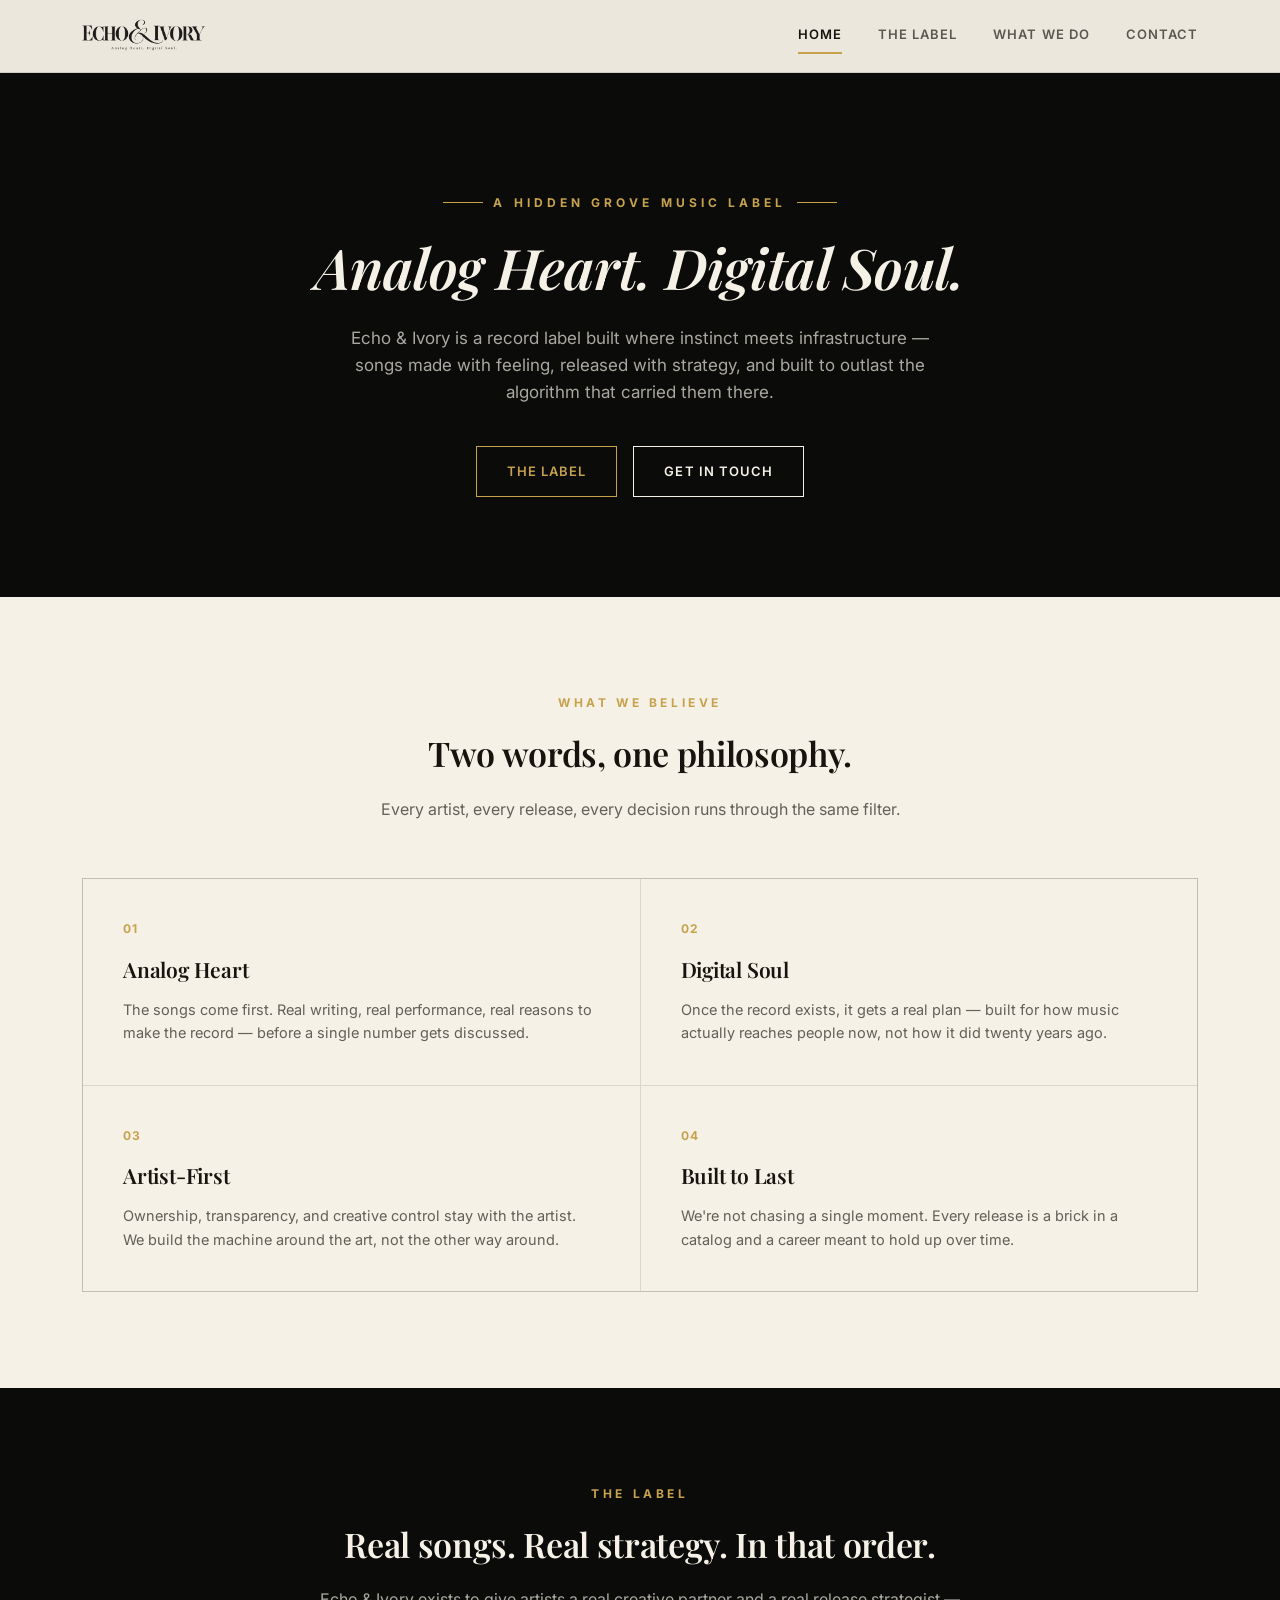
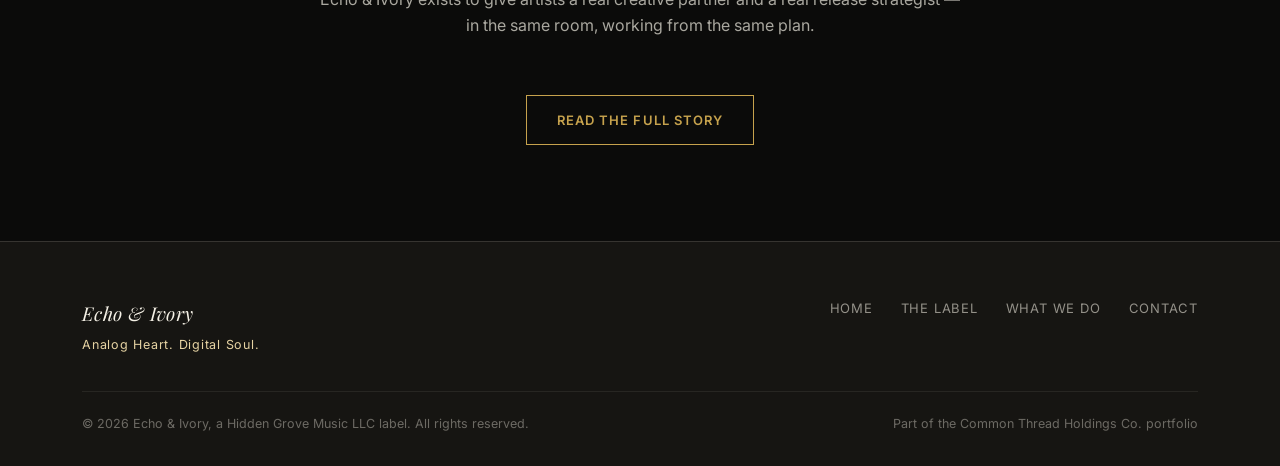
<file: index.html>
<!DOCTYPE html>
<html lang="en">
<head>
<meta charset="UTF-8">
<meta name="viewport" content="width=device-width, initial-scale=1.0">
<title>Echo & Ivory — A Hidden Grove Music Label</title>
<meta name="description" content="Echo & Ivory is a record label built on analog instinct and digital reach. Analog Heart. Digital Soul.">
<link rel="icon" href="favicon.ico">
<link rel="apple-touch-icon" href="apple-touch-icon.png">
<link rel="stylesheet" href="assets/style.css">
</head>
<body>

<header class="site">
  <div class="bar">
    <a href="index.html" class="brand">
      <img src="assets/logo.png" alt="Echo & Ivory">
    </a>
    <nav class="main">
      <a href="index.html" class="active">Home</a>
      <a href="the-label.html">The Label</a>
      <a href="what-we-do.html">What We Do</a>
      <a href="contact.html">Contact</a>
    </nav>
  </div>
</header>

<section class="hero">
  <div class="wrap">
    <div class="eyebrow"><span class="line"></span>A Hidden Grove Music Label<span class="line"></span></div>
    <h1>Analog Heart. Digital Soul.</h1>
    <p class="sub">Echo & Ivory is a record label built where instinct meets infrastructure — songs made with feeling, released with strategy, and built to outlast the algorithm that carried them there.</p>
    <div class="cta-row">
      <a href="the-label.html" class="btn gold">The Label</a>
      <a href="contact.html" class="btn">Get In Touch</a>
    </div>
  </div>
</section>

<section class="alt">
  <div class="wrap">
    <div class="section-head">
      <div class="eyebrow">What We Believe</div>
      <h2>Two words, one philosophy.</h2>
      <p>Every artist, every release, every decision runs through the same filter.</p>
    </div>
    <div class="grid">
      <div class="card">
        <span class="num">01</span>
        <h3>Analog Heart</h3>
        <p>The songs come first. Real writing, real performance, real reasons to make the record — before a single number gets discussed.</p>
      </div>
      <div class="card">
        <span class="num">02</span>
        <h3>Digital Soul</h3>
        <p>Once the record exists, it gets a real plan — built for how music actually reaches people now, not how it did twenty years ago.</p>
      </div>
      <div class="card">
        <span class="num">03</span>
        <h3>Artist-First</h3>
        <p>Ownership, transparency, and creative control stay with the artist. We build the machine around the art, not the other way around.</p>
      </div>
      <div class="card">
        <span class="num">04</span>
        <h3>Built to Last</h3>
        <p>We're not chasing a single moment. Every release is a brick in a catalog and a career meant to hold up over time.</p>
      </div>
    </div>
  </div>
</section>

<section>
  <div class="wrap">
    <div class="section-head">
      <div class="eyebrow">The Label</div>
      <h2>Real songs. Real strategy. In that order.</h2>
      <p style="color: rgba(245,241,230,0.68);">Echo & Ivory exists to give artists a real creative partner and a real release strategist — in the same room, working from the same plan.</p>
    </div>
    <div style="text-align:center;">
      <a href="the-label.html" class="btn gold">Read the Full Story</a>
    </div>
  </div>
</section>

<footer class="site">
  <div class="wrap">
    <div class="top">
      <div>
        <div class="word">Echo &amp; Ivory</div>
        <div class="tagline">Analog Heart. Digital Soul.</div>
      </div>
      <nav>
        <a href="index.html">Home</a>
        <a href="the-label.html">The Label</a>
        <a href="what-we-do.html">What We Do</a>
        <a href="contact.html">Contact</a>
      </nav>
    </div>
    <div class="bottom">
      <span>&copy; 2026 Echo &amp; Ivory, a Hidden Grove Music LLC label. All rights reserved.</span>
      <span>Part of the Common Thread Holdings Co. portfolio</span>
    </div>
  </div>
</footer>

</body>
</html>
</file>
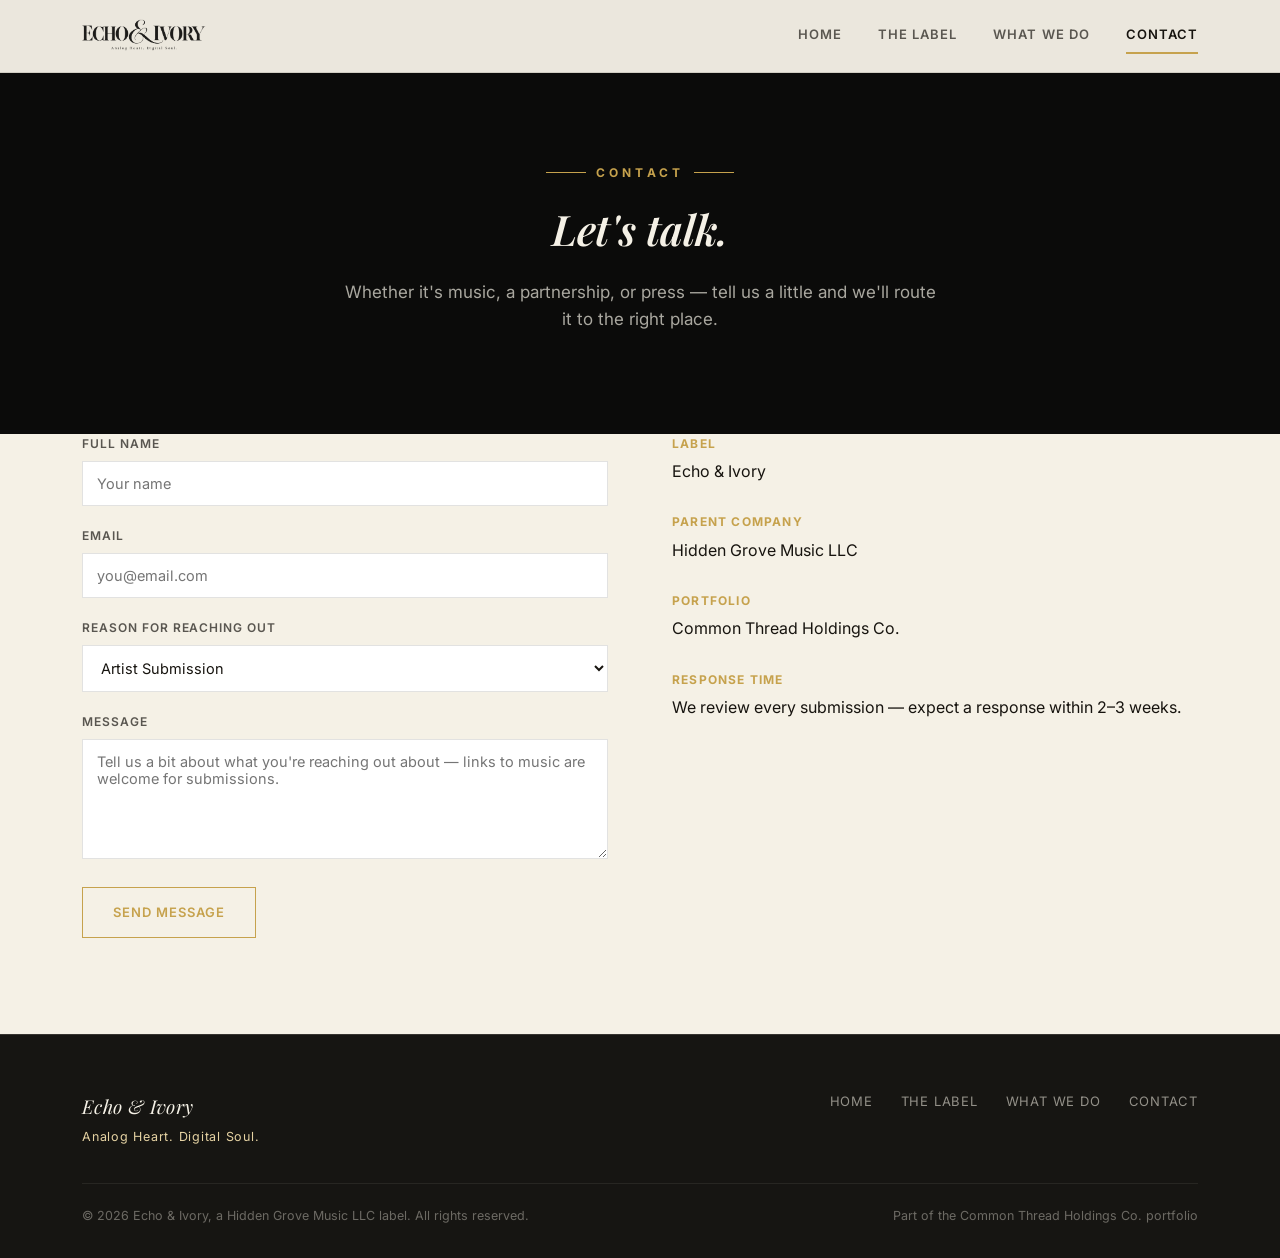
<file: contact.html>
<!DOCTYPE html>
<html lang="en">
<head>
<meta charset="UTF-8">
<meta name="viewport" content="width=device-width, initial-scale=1.0">
<title>Contact — Echo & Ivory</title>
<meta name="description" content="Get in touch with Echo & Ivory — artist submissions, industry partnerships, and press inquiries.">
<link rel="icon" href="favicon.ico">
<link rel="apple-touch-icon" href="apple-touch-icon.png">
<link rel="stylesheet" href="assets/style.css">
</head>
<body>

<header class="site">
  <div class="bar">
    <a href="index.html" class="brand">
      <img src="assets/logo.png" alt="Echo & Ivory">
    </a>
    <nav class="main">
      <a href="index.html">Home</a>
      <a href="the-label.html">The Label</a>
      <a href="what-we-do.html">What We Do</a>
      <a href="contact.html" class="active">Contact</a>
    </nav>
  </div>
</header>

<section class="hero" style="padding: 90px 0 60px;">
  <div class="wrap">
    <div class="eyebrow"><span class="line"></span>Contact<span class="line"></span></div>
    <h1 style="font-size: 42px;">Let's talk.</h1>
    <p class="sub">Whether it's music, a partnership, or press — tell us a little and we'll route it to the right place.</p>
  </div>
</section>

<section class="alt" style="padding-top: 0;">
  <div class="wrap">
    <div class="contact-layout">
      <form>
        <div class="field">
          <label>Full Name</label>
          <input type="text" placeholder="Your name">
        </div>
        <div class="field">
          <label>Email</label>
          <input type="email" placeholder="you@email.com">
        </div>
        <div class="field">
          <label>Reason for Reaching Out</label>
          <select>
            <option>Artist Submission</option>
            <option>Industry Partnership / Licensing</option>
            <option>Press &amp; Media</option>
            <option>General Inquiry</option>
          </select>
        </div>
        <div class="field">
          <label>Message</label>
          <textarea placeholder="Tell us a bit about what you're reaching out about — links to music are welcome for submissions."></textarea>
        </div>
        <a href="#" class="btn gold">Send Message</a>
      </form>
      <div class="contact-info">
        <div class="item">
          <div class="k">Label</div>
          <div class="v">Echo &amp; Ivory</div>
        </div>
        <div class="item">
          <div class="k">Parent Company</div>
          <div class="v">Hidden Grove Music LLC</div>
        </div>
        <div class="item">
          <div class="k">Portfolio</div>
          <div class="v">Common Thread Holdings Co.</div>
        </div>
        <div class="item">
          <div class="k">Response Time</div>
          <div class="v">We review every submission — expect a response within 2–3 weeks.</div>
        </div>
      </div>
    </div>
  </div>
</section>

<footer class="site">
  <div class="wrap">
    <div class="top">
      <div>
        <div class="word">Echo &amp; Ivory</div>
        <div class="tagline">Analog Heart. Digital Soul.</div>
      </div>
      <nav>
        <a href="index.html">Home</a>
        <a href="the-label.html">The Label</a>
        <a href="what-we-do.html">What We Do</a>
        <a href="contact.html">Contact</a>
      </nav>
    </div>
    <div class="bottom">
      <span>&copy; 2026 Echo &amp; Ivory, a Hidden Grove Music LLC label. All rights reserved.</span>
      <span>Part of the Common Thread Holdings Co. portfolio</span>
    </div>
  </div>
</footer>

</body>
</html>
</file>
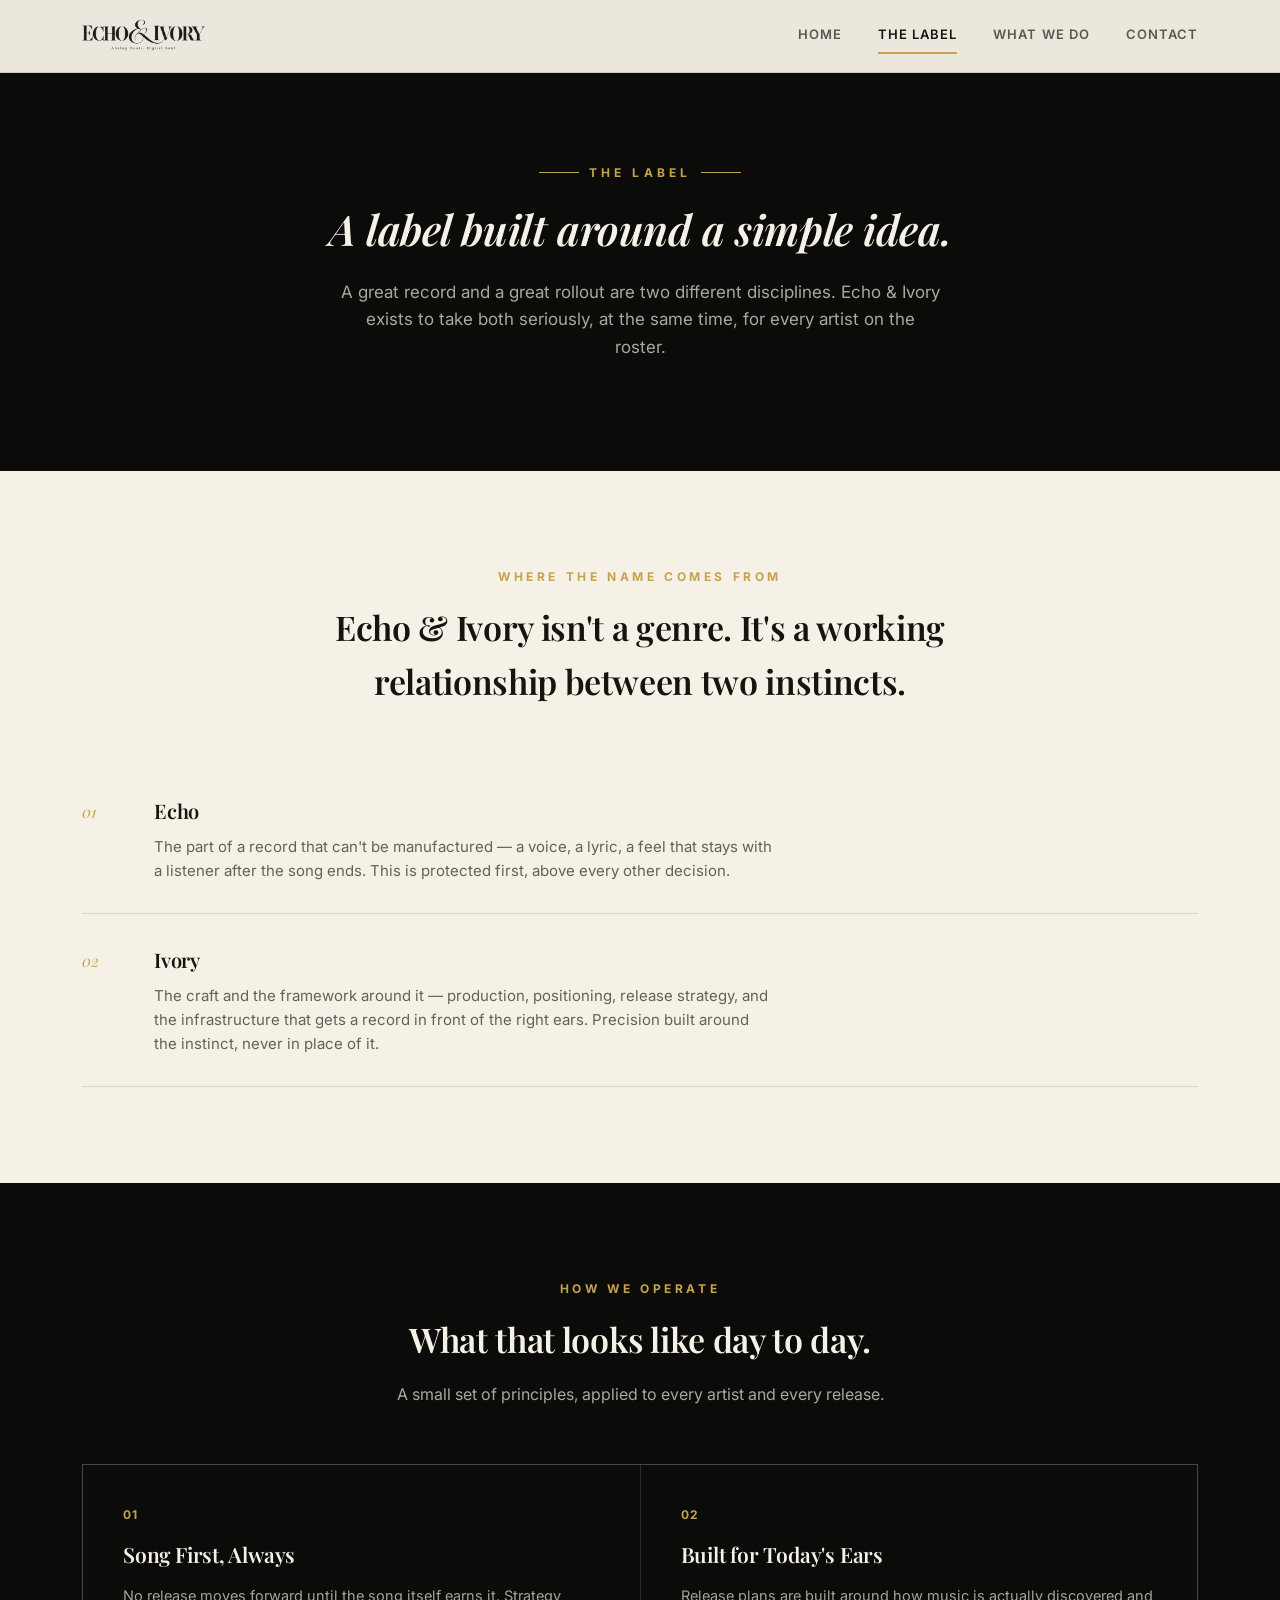
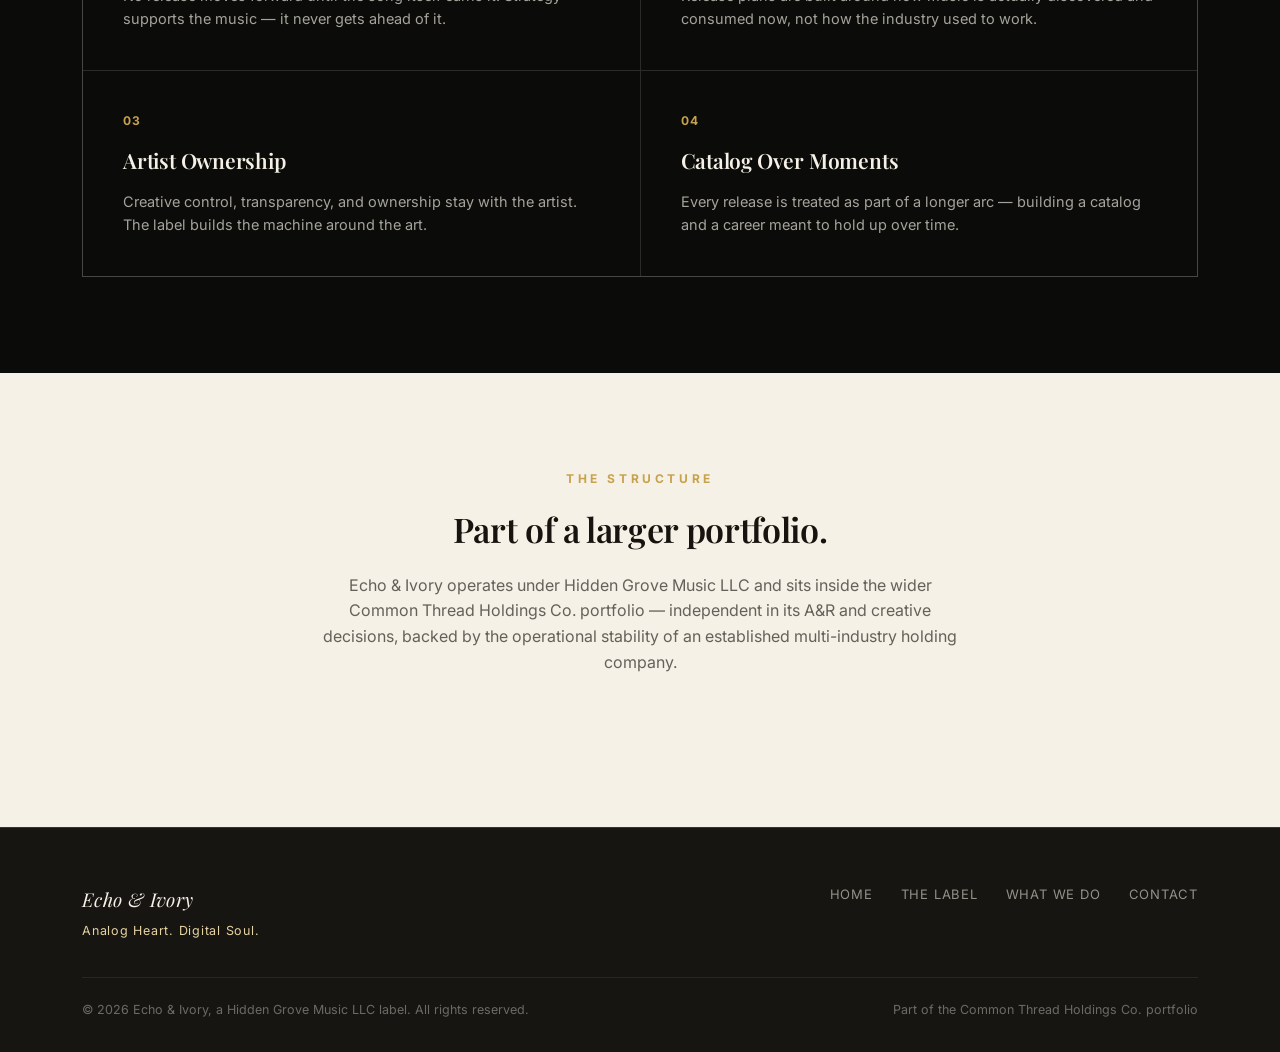
<file: the-label.html>
<!DOCTYPE html>
<html lang="en">
<head>
<meta charset="UTF-8">
<meta name="viewport" content="width=device-width, initial-scale=1.0">
<title>The Label — Echo & Ivory</title>
<meta name="description" content="What Echo & Ivory stands for — a record label built on real songs and real strategy.">
<link rel="icon" href="favicon.ico">
<link rel="apple-touch-icon" href="apple-touch-icon.png">
<link rel="stylesheet" href="assets/style.css">
</head>
<body>

<header class="site">
  <div class="bar">
    <a href="index.html" class="brand">
      <img src="assets/logo.png" alt="Echo & Ivory">
    </a>
    <nav class="main">
      <a href="index.html">Home</a>
      <a href="the-label.html" class="active">The Label</a>
      <a href="what-we-do.html">What We Do</a>
      <a href="contact.html">Contact</a>
    </nav>
  </div>
</header>

<section class="hero" style="padding: 90px 0 70px;">
  <div class="wrap">
    <div class="eyebrow"><span class="line"></span>The Label<span class="line"></span></div>
    <h1 style="font-size: 42px;">A label built around a simple idea.</h1>
    <p class="sub">A great record and a great rollout are two different disciplines. Echo & Ivory exists to take both seriously, at the same time, for every artist on the roster.</p>
  </div>
</section>

<section class="alt">
  <div class="wrap">
    <div class="section-head">
      <div class="eyebrow">Where the Name Comes From</div>
      <h2>Echo & Ivory isn't a genre. It's a working relationship between two instincts.</h2>
    </div>
    <div class="row-list">
      <div class="item">
        <div class="mark">01</div>
        <div>
          <h3>Echo</h3>
          <p>The part of a record that can't be manufactured — a voice, a lyric, a feel that stays with a listener after the song ends. This is protected first, above every other decision.</p>
        </div>
      </div>
      <div class="item">
        <div class="mark">02</div>
        <div>
          <h3>Ivory</h3>
          <p>The craft and the framework around it — production, positioning, release strategy, and the infrastructure that gets a record in front of the right ears. Precision built around the instinct, never in place of it.</p>
        </div>
      </div>
    </div>
  </div>
</section>

<section>
  <div class="wrap">
    <div class="section-head">
      <div class="eyebrow">How We Operate</div>
      <h2>What that looks like day to day.</h2>
      <p style="color: rgba(245,241,230,0.68);">A small set of principles, applied to every artist and every release.</p>
    </div>
    <div class="grid">
      <div class="card">
        <span class="num">01</span>
        <h3>Song First, Always</h3>
        <p>No release moves forward until the song itself earns it. Strategy supports the music — it never gets ahead of it.</p>
      </div>
      <div class="card">
        <span class="num">02</span>
        <h3>Built for Today's Ears</h3>
        <p>Release plans are built around how music is actually discovered and consumed now, not how the industry used to work.</p>
      </div>
      <div class="card">
        <span class="num">03</span>
        <h3>Artist Ownership</h3>
        <p>Creative control, transparency, and ownership stay with the artist. The label builds the machine around the art.</p>
      </div>
      <div class="card">
        <span class="num">04</span>
        <h3>Catalog Over Moments</h3>
        <p>Every release is treated as part of a longer arc — building a catalog and a career meant to hold up over time.</p>
      </div>
    </div>
  </div>
</section>

<section class="alt">
  <div class="wrap">
    <div class="section-head">
      <div class="eyebrow">The Structure</div>
      <h2>Part of a larger portfolio.</h2>
      <p>Echo & Ivory operates under Hidden Grove Music LLC and sits inside the wider Common Thread Holdings Co. portfolio — independent in its A&amp;R and creative decisions, backed by the operational stability of an established multi-industry holding company.</p>
    </div>
  </div>
</section>

<footer class="site">
  <div class="wrap">
    <div class="top">
      <div>
        <div class="word">Echo &amp; Ivory</div>
        <div class="tagline">Analog Heart. Digital Soul.</div>
      </div>
      <nav>
        <a href="index.html">Home</a>
        <a href="the-label.html">The Label</a>
        <a href="what-we-do.html">What We Do</a>
        <a href="contact.html">Contact</a>
      </nav>
    </div>
    <div class="bottom">
      <span>&copy; 2026 Echo &amp; Ivory, a Hidden Grove Music LLC label. All rights reserved.</span>
      <span>Part of the Common Thread Holdings Co. portfolio</span>
    </div>
  </div>
</footer>

</body>
</html>
</file>
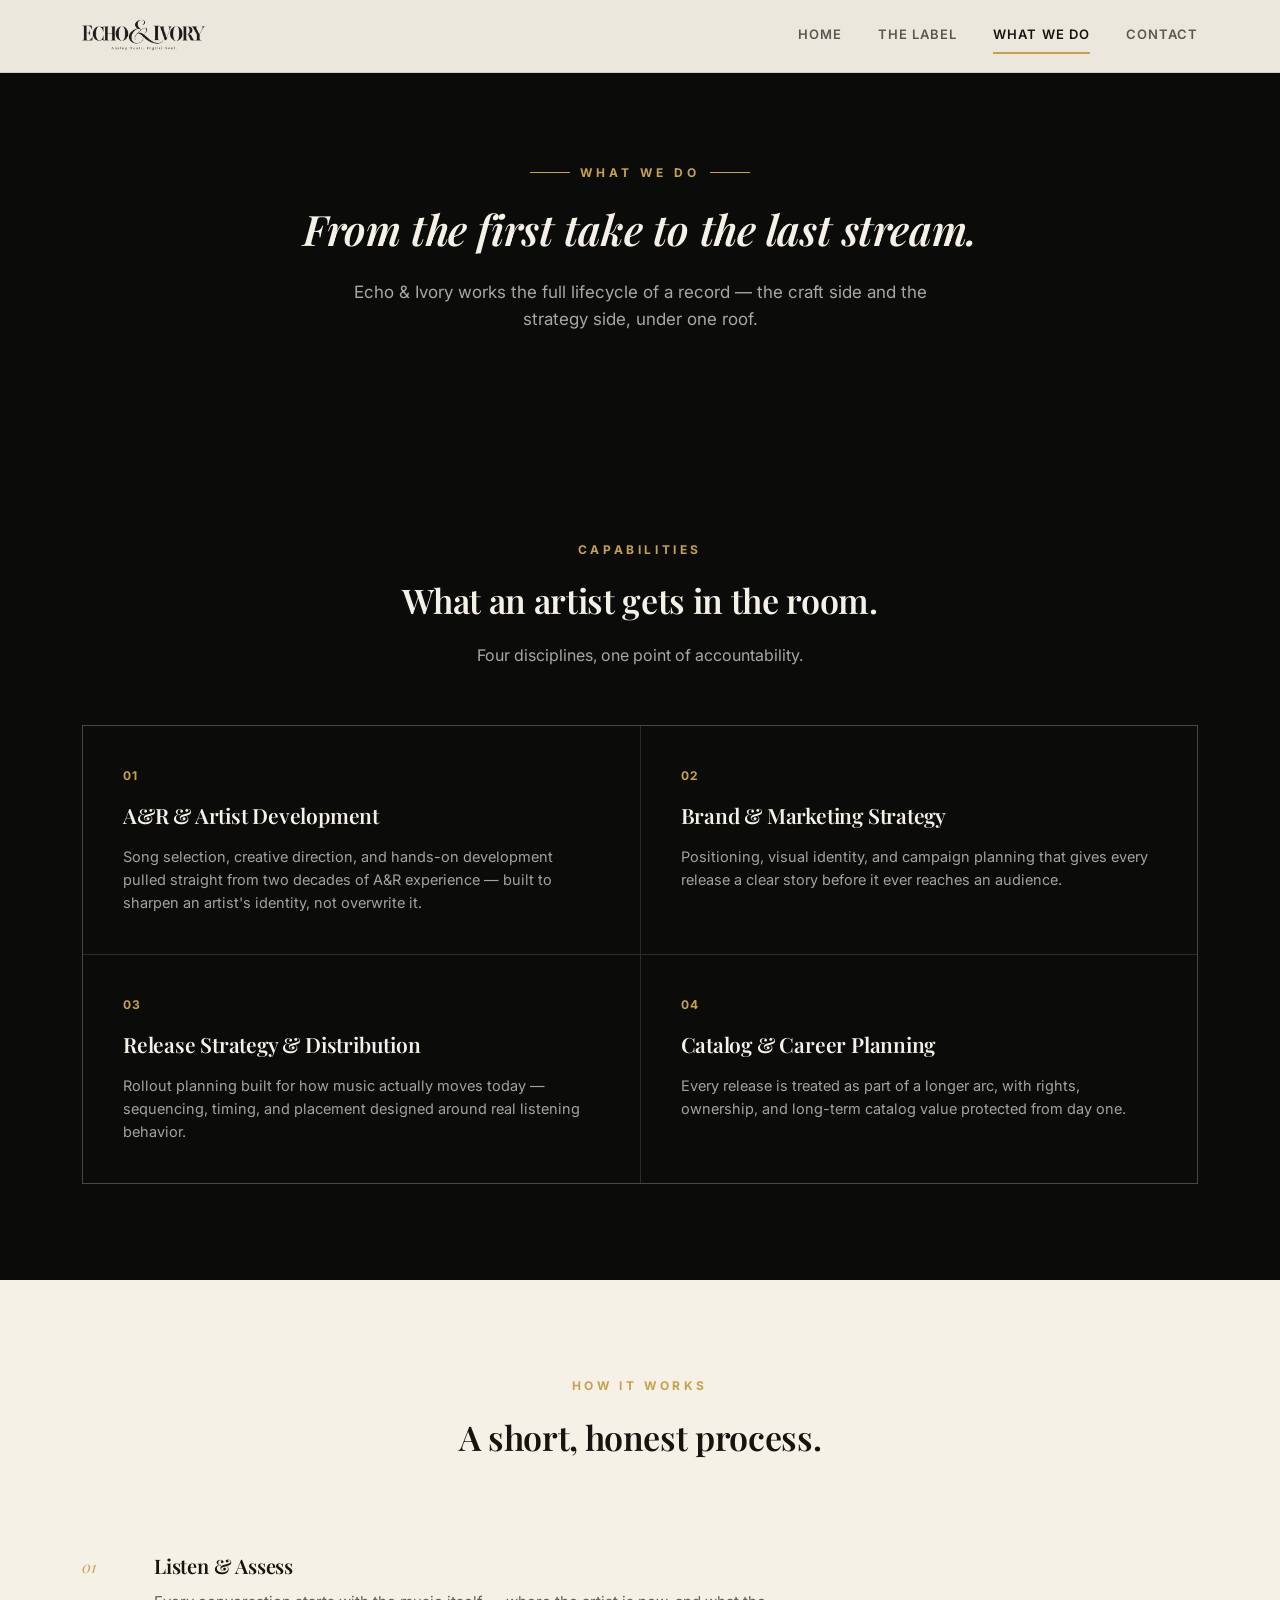
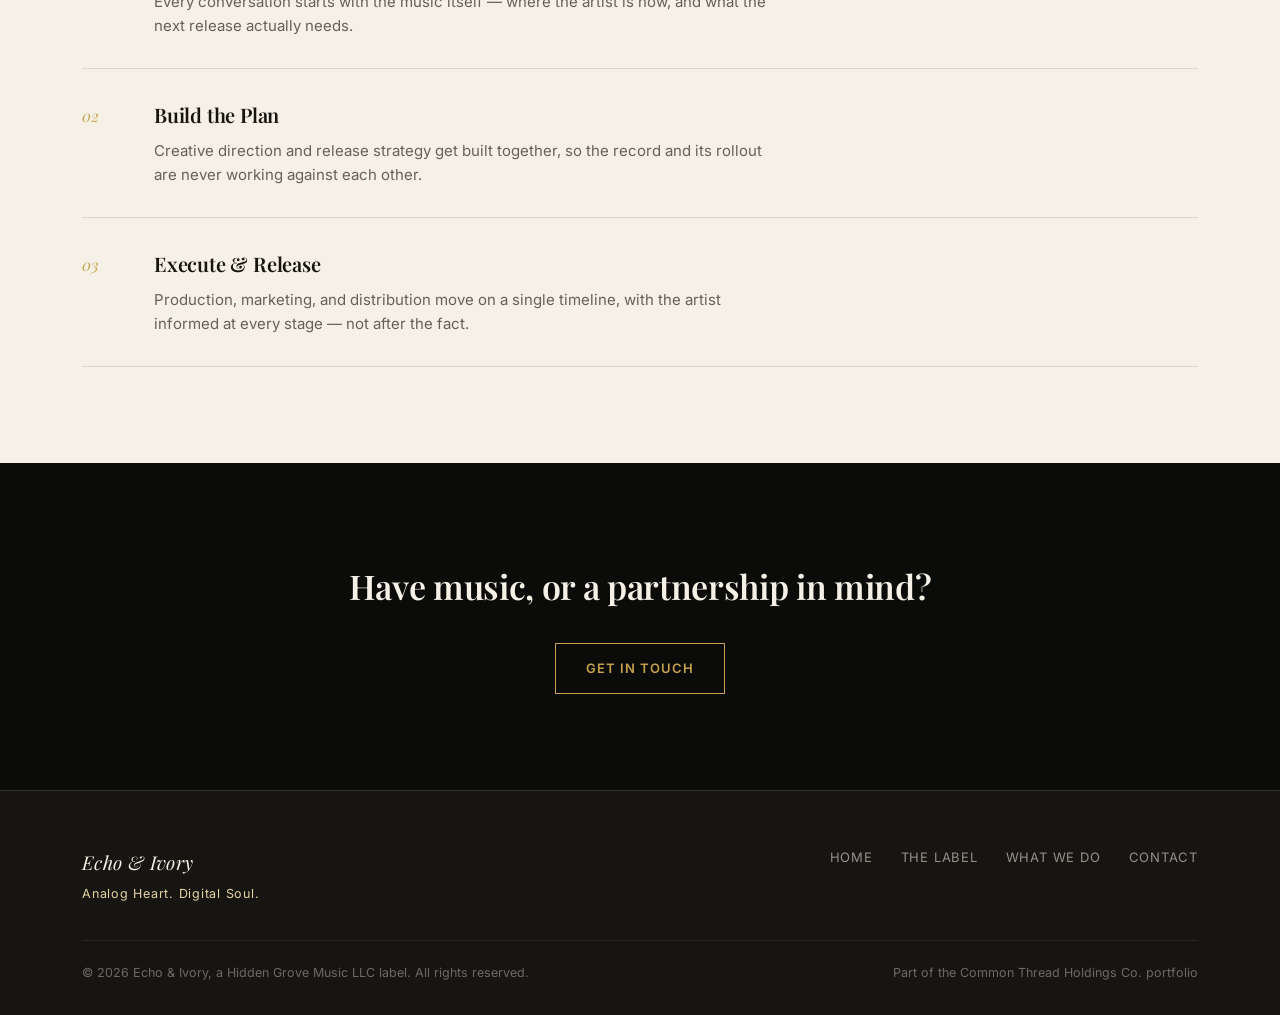
<file: what-we-do.html>
<!DOCTYPE html>
<html lang="en">
<head>
<meta charset="UTF-8">
<meta name="viewport" content="width=device-width, initial-scale=1.0">
<title>What We Do — Echo & Ivory</title>
<meta name="description" content="A&R, artist development, marketing, and release strategy at Echo & Ivory.">
<link rel="icon" href="favicon.ico">
<link rel="apple-touch-icon" href="apple-touch-icon.png">
<link rel="stylesheet" href="assets/style.css">
</head>
<body>

<header class="site">
  <div class="bar">
    <a href="index.html" class="brand">
      <img src="assets/logo.png" alt="Echo & Ivory">
    </a>
    <nav class="main">
      <a href="index.html">Home</a>
      <a href="the-label.html">The Label</a>
      <a href="what-we-do.html" class="active">What We Do</a>
      <a href="contact.html">Contact</a>
    </nav>
  </div>
</header>

<section class="hero" style="padding: 90px 0 70px;">
  <div class="wrap">
    <div class="eyebrow"><span class="line"></span>What We Do<span class="line"></span></div>
    <h1 style="font-size: 42px;">From the first take to the last stream.</h1>
    <p class="sub">Echo & Ivory works the full lifecycle of a record — the craft side and the strategy side, under one roof.</p>
  </div>
</section>

<section>
  <div class="wrap">
    <div class="section-head">
      <div class="eyebrow">Capabilities</div>
      <h2>What an artist gets in the room.</h2>
      <p style="color: rgba(245,241,230,0.68);">Four disciplines, one point of accountability.</p>
    </div>
    <div class="grid">
      <div class="card">
        <span class="num">01</span>
        <h3>A&amp;R &amp; Artist Development</h3>
        <p>Song selection, creative direction, and hands-on development pulled straight from two decades of A&amp;R experience — built to sharpen an artist's identity, not overwrite it.</p>
      </div>
      <div class="card">
        <span class="num">02</span>
        <h3>Brand &amp; Marketing Strategy</h3>
        <p>Positioning, visual identity, and campaign planning that gives every release a clear story before it ever reaches an audience.</p>
      </div>
      <div class="card">
        <span class="num">03</span>
        <h3>Release Strategy &amp; Distribution</h3>
        <p>Rollout planning built for how music actually moves today — sequencing, timing, and placement designed around real listening behavior.</p>
      </div>
      <div class="card">
        <span class="num">04</span>
        <h3>Catalog &amp; Career Planning</h3>
        <p>Every release is treated as part of a longer arc, with rights, ownership, and long-term catalog value protected from day one.</p>
      </div>
    </div>
  </div>
</section>

<section class="alt">
  <div class="wrap">
    <div class="section-head">
      <div class="eyebrow">How It Works</div>
      <h2>A short, honest process.</h2>
    </div>
    <div class="row-list">
      <div class="item">
        <div class="mark">01</div>
        <div>
          <h3>Listen &amp; Assess</h3>
          <p>Every conversation starts with the music itself — where the artist is now, and what the next release actually needs.</p>
        </div>
      </div>
      <div class="item">
        <div class="mark">02</div>
        <div>
          <h3>Build the Plan</h3>
          <p>Creative direction and release strategy get built together, so the record and its rollout are never working against each other.</p>
        </div>
      </div>
      <div class="item">
        <div class="mark">03</div>
        <div>
          <h3>Execute &amp; Release</h3>
          <p>Production, marketing, and distribution move on a single timeline, with the artist informed at every stage — not after the fact.</p>
        </div>
      </div>
    </div>
  </div>
</section>

<section>
  <div class="wrap" style="text-align:center;">
    <div class="section-head" style="margin-bottom: 30px;">
      <h2>Have music, or a partnership in mind?</h2>
    </div>
    <a href="contact.html" class="btn gold">Get In Touch</a>
  </div>
</section>

<footer class="site">
  <div class="wrap">
    <div class="top">
      <div>
        <div class="word">Echo &amp; Ivory</div>
        <div class="tagline">Analog Heart. Digital Soul.</div>
      </div>
      <nav>
        <a href="index.html">Home</a>
        <a href="the-label.html">The Label</a>
        <a href="what-we-do.html">What We Do</a>
        <a href="contact.html">Contact</a>
      </nav>
    </div>
    <div class="bottom">
      <span>&copy; 2026 Echo &amp; Ivory, a Hidden Grove Music LLC label. All rights reserved.</span>
      <span>Part of the Common Thread Holdings Co. portfolio</span>
    </div>
  </div>
</footer>

</body>
</html>
</file>
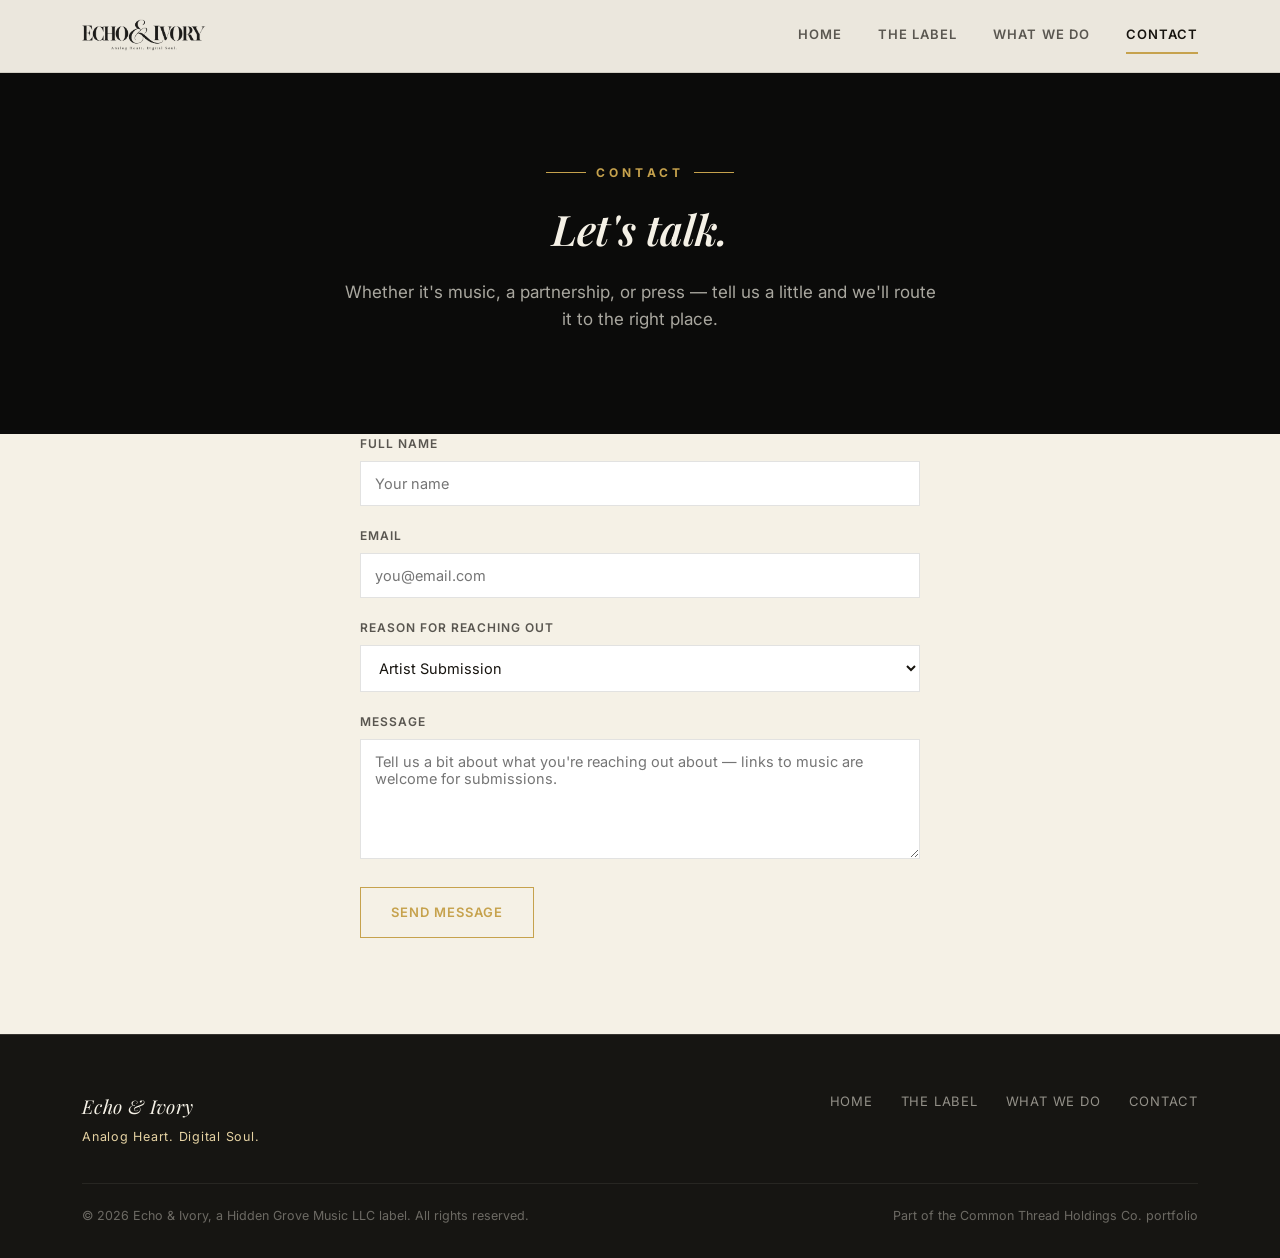
<file: echo-and-ivory-site 2/contact.html>
<!DOCTYPE html>
<html lang="en">
<head>
<meta charset="UTF-8">
<meta name="viewport" content="width=device-width, initial-scale=1.0">
<title>Contact — Echo & Ivory</title>
<meta name="description" content="Get in touch with Echo & Ivory — artist submissions, industry partnerships, and press inquiries.">
<link rel="icon" href="favicon.ico">
<link rel="apple-touch-icon" href="apple-touch-icon.png">
<link rel="stylesheet" href="assets/style.css">
</head>
<body>

<header class="site">
  <div class="bar">
    <a href="index.html" class="brand">
      <img src="assets/logo.png" alt="Echo & Ivory">
    </a>
    <nav class="main">
      <a href="index.html">Home</a>
      <a href="the-label.html">The Label</a>
      <a href="what-we-do.html">What We Do</a>
      <a href="contact.html" class="active">Contact</a>
    </nav>
  </div>
</header>

<section class="hero" style="padding: 90px 0 60px;">
  <div class="wrap">
    <div class="eyebrow"><span class="line"></span>Contact<span class="line"></span></div>
    <h1 style="font-size: 42px;">Let's talk.</h1>
    <p class="sub">Whether it's music, a partnership, or press — tell us a little and we'll route it to the right place.</p>
  </div>
</section>

<section class="alt" style="padding-top: 0;">
  <div class="wrap">
    <div class="contact-layout contact-layout-solo">
      <form>
        <div class="field">
          <label>Full Name</label>
          <input type="text" placeholder="Your name">
        </div>
        <div class="field">
          <label>Email</label>
          <input type="email" placeholder="you@email.com">
        </div>
        <div class="field">
          <label>Reason for Reaching Out</label>
          <select>
            <option>Artist Submission</option>
            <option>Industry Partnership / Licensing</option>
            <option>Press &amp; Media</option>
            <option>General Inquiry</option>
          </select>
        </div>
        <div class="field">
          <label>Message</label>
          <textarea placeholder="Tell us a bit about what you're reaching out about — links to music are welcome for submissions."></textarea>
        </div>
        <a href="#" class="btn gold">Send Message</a>
      </form>
    </div>
  </div>
</section>

<footer class="site">
  <div class="wrap">
    <div class="top">
      <div>
        <div class="word">Echo &amp; Ivory</div>
        <div class="tagline">Analog Heart. Digital Soul.</div>
      </div>
      <nav>
        <a href="index.html">Home</a>
        <a href="the-label.html">The Label</a>
        <a href="what-we-do.html">What We Do</a>
        <a href="contact.html">Contact</a>
      </nav>
    </div>
    <div class="bottom">
      <span>&copy; 2026 Echo &amp; Ivory, a Hidden Grove Music LLC label. All rights reserved.</span>
      <span>Part of the Common Thread Holdings Co. portfolio</span>
    </div>
  </div>
</footer>

</body>
</html>
</file>
<file: assets/style.css>
@import url('https://fonts.googleapis.com/css2?family=Playfair+Display:ital,wght@0,500;0,600;0,700;1,500&family=Inter:wght@400;500;600;700&display=swap');

:root {
  --black: #0B0B0A;
  --black-soft: #161512;
  --ivory: #F5F1E6;
  --ivory-dim: #EBE4D2;
  --ink: #17140F;
  --gold: #C6A24D;
  --gold-soft: #E6D3A3;
  --line-dark: rgba(245,241,230,0.14);
  --line-light: rgba(23,20,15,0.12);
  --max: 1180px;
}

* { box-sizing: border-box; }
html { scroll-behavior: smooth; }
body {
  margin: 0;
  background: var(--black);
  color: var(--ivory);
  font-family: 'Inter', -apple-system, sans-serif;
  font-size: 16px;
  line-height: 1.6;
  -webkit-font-smoothing: antialiased;
}

h1, h2, h3, .display {
  font-family: 'Playfair Display', Georgia, serif;
  font-weight: 600;
  letter-spacing: -0.01em;
  margin: 0;
}

a { color: inherit; text-decoration: none; }
img { max-width: 100%; display: block; }

.wrap {
  max-width: var(--max);
  margin: 0 auto;
  padding: 0 32px;
}

.thread { height: 1px; background: var(--gold); opacity: 0.55; border: none; }
.thread-dot { width: 6px; height: 6px; border-radius: 50%; background: var(--gold); flex: none; }

header.site {
  position: sticky; top: 0; z-index: 50;
  background: rgba(245,241,230,0.96);
  backdrop-filter: blur(8px);
  border-bottom: 1px solid var(--line-light);
}
header.site .bar {
  display: flex; align-items: center; justify-content: space-between;
  padding: 16px 32px;
  max-width: var(--max);
  margin: 0 auto;
}
.brand { display: flex; align-items: center; gap: 12px; }
.brand img { height: 40px; width: auto; }

nav.main { display: flex; gap: 36px; }
nav.main a {
  font-size: 13px; letter-spacing: 0.08em; text-transform: uppercase; font-weight: 600;
  color: var(--ink); opacity: 0.68; transition: opacity 0.2s; position: relative; padding-bottom: 4px;
}
nav.main a:hover, nav.main a.active { opacity: 1; }
nav.main a.active::after { content: ''; position: absolute; left: 0; right: 0; bottom: -6px; height: 2px; background: var(--gold); }

.hero { padding: 120px 0 100px; text-align: center; background: var(--black); }
.hero .eyebrow { display: flex; align-items: center; justify-content: center; gap: 10px; font-size: 12px; letter-spacing: 0.34em; text-transform: uppercase; color: var(--gold); font-weight: 700; margin-bottom: 24px; }
.hero .eyebrow .line { width: 40px; height: 1px; background: var(--gold); }
.hero h1 { font-size: 56px; line-height: 1.12; max-width: 780px; margin: 0 auto 26px; font-style: italic; color: var(--ivory); }
.hero .sub { max-width: 600px; margin: 0 auto 40px; font-size: 17px; color: rgba(245,241,230,0.68); }
.hero .cta-row { display: flex; gap: 16px; justify-content: center; flex-wrap: wrap; }

section { padding: 96px 0; }
section.alt { background: var(--ivory); color: var(--ink); }
section.alt .thread { opacity: 0.6; }
.section-head { text-align: center; max-width: 640px; margin: 0 auto 56px; }
.section-head .eyebrow { font-size: 12px; letter-spacing: 0.3em; text-transform: uppercase; color: var(--gold); font-weight: 700; margin-bottom: 14px; }
.section-head h2 { font-size: 34px; margin-bottom: 14px; }
.section-head p { color: rgba(245,241,230,0.66); font-size: 16px; }
section.alt .section-head p { color: rgba(23,20,15,0.65); }

.grid { display: grid; grid-template-columns: repeat(2, 1fr); gap: 1px; background: var(--line-dark); border: 1px solid var(--line-dark); }
section.alt .grid { background: var(--line-light); border-color: var(--line-light); }
.card { background: var(--black); padding: 40px; position: relative; }
section.alt .card { background: var(--ivory); }
.card .num { font-size: 12px; color: var(--gold); font-weight: 700; letter-spacing: 0.12em; margin-bottom: 14px; display: block; }
.card h3 { font-size: 21px; margin-bottom: 12px; }
.card p { font-size: 14.5px; color: rgba(245,241,230,0.66); margin: 0; }
section.alt .card p { color: rgba(23,20,15,0.66); }

.row-list { display: flex; flex-direction: column; }
.row-list .item { display: flex; align-items: flex-start; gap: 28px; padding: 30px 0; border-bottom: 1px solid var(--line-dark); }
section.alt .row-list .item { border-bottom: 1px solid var(--line-light); }
.row-list .item:last-child { border-bottom: none; }
.row-list .mark { font-family: 'Playfair Display', serif; font-style: italic; font-size: 16px; color: var(--gold); width: 44px; flex: none; padding-top: 4px; }
.row-list h3 { font-size: 20px; margin-bottom: 8px; }
.row-list p { color: rgba(245,241,230,0.65); font-size: 15px; margin: 0; max-width: 620px; }
section.alt .row-list p { color: rgba(23,20,15,0.65); }

.bio-block { display: grid; grid-template-columns: 200px 1fr; gap: 48px; align-items: start; }
.bio-block .mono { width: 200px; height: 200px; border: 1px solid var(--gold); display: flex; align-items: center; justify-content: center; font-family: 'Playfair Display', serif; font-style: italic; font-size: 15px; color: var(--gold); letter-spacing: 0.06em; text-align: center; padding: 18px; }
.bio-block h2 { font-size: 30px; margin-bottom: 6px; }
.bio-block .role { font-size: 13px; letter-spacing: 0.1em; text-transform: uppercase; color: var(--gold); font-weight: 700; margin-bottom: 22px; }
.bio-block p { margin: 0 0 16px; color: rgba(23,20,15,0.72); font-size: 15.5px; }
.bio-block p:last-child { margin-bottom: 0; }
.credit-strip { display: flex; gap: 36px; margin-top: 28px; flex-wrap: wrap; }
.credit-strip .c { font-size: 12.5px; letter-spacing: 0.06em; text-transform: uppercase; color: rgba(23,20,15,0.55); }
.credit-strip .c b { display: block; font-family: 'Playfair Display', serif; font-style: italic; font-size: 16px; color: var(--ink); font-weight: 600; margin-bottom: 2px; letter-spacing: 0; text-transform: none; }

.btn { display: inline-block; padding: 14px 30px; border: 1px solid var(--ivory); color: var(--ivory); font-size: 13px; letter-spacing: 0.08em; text-transform: uppercase; font-weight: 600; transition: all 0.2s; }
.btn:hover { background: var(--ivory); color: var(--black); }
.btn.gold { border-color: var(--gold); color: var(--gold); }
.btn.gold:hover { background: var(--gold); color: var(--black); }
section.alt .btn { border-color: var(--ink); color: var(--ink); }
section.alt .btn:hover { background: var(--ink); color: var(--ivory); }
section.alt .btn.gold { border-color: var(--gold); color: var(--gold); }
section.alt .btn.gold:hover { background: var(--gold); color: var(--ink); }

footer.site { background: var(--black-soft); color: rgba(245,241,230,0.7); padding: 56px 0 32px; border-top: 1px solid var(--line-dark); }
footer.site .top { display: flex; justify-content: space-between; align-items: flex-start; padding-bottom: 36px; flex-wrap: wrap; gap: 24px; }
footer.site .word { font-family: 'Playfair Display', serif; font-style: italic; color: var(--ivory); font-size: 19px; letter-spacing: 0.02em; }
footer.site .tagline { font-size: 12.5px; letter-spacing: 0.06em; color: var(--gold-soft); margin-top: 6px; }
footer.site nav { display: flex; gap: 28px; flex-wrap: wrap; }
footer.site nav a { font-size: 13px; text-transform: uppercase; letter-spacing: 0.06em; opacity: 0.8; }
footer.site nav a:hover { opacity: 1; color: var(--gold-soft); }
footer.site .bottom { border-top: 1px solid rgba(245,241,230,0.14); padding-top: 22px; font-size: 12.5px; opacity: 0.55; display: flex; justify-content: space-between; flex-wrap: wrap; gap: 10px; }

.contact-layout { display: grid; grid-template-columns: 1fr 1fr; gap: 64px; align-items: start; }
.field { margin-bottom: 20px; }
.field label { display: block; font-size: 12px; letter-spacing: 0.08em; text-transform: uppercase; font-weight: 600; margin-bottom: 8px; color: rgba(23,20,15,0.7); }
.field input, .field select, .field textarea { width: 100%; padding: 13px 14px; border: 1px solid var(--line-light); background: #fff; font-family: 'Inter', sans-serif; font-size: 14.5px; color: var(--ink); }
.field textarea { resize: vertical; min-height: 120px; }
.contact-info .item { margin-bottom: 28px; }
.contact-info .item .k { font-size: 12px; letter-spacing: 0.1em; text-transform: uppercase; color: var(--gold); font-weight: 700; margin-bottom: 6px; }
.contact-info .item .v { font-size: 16px; }
section.alt .contact-info .item .v { color: var(--ink); }

@media (max-width: 860px) {
  .hero h1 { font-size: 34px; }
  nav.main { display: none; }
  .grid { grid-template-columns: 1fr; }
  .contact-layout { grid-template-columns: 1fr; gap: 40px; }
  footer.site .top { flex-direction: column; }
  .bio-block { grid-template-columns: 1fr; }
  .bio-block .mono { width: 120px; height: 120px; font-size: 12px; }
}
</file>
<file: echo-and-ivory-site 2/assets/style.css>
@import url('https://fonts.googleapis.com/css2?family=Playfair+Display:ital,wght@0,500;0,600;0,700;1,500&family=Inter:wght@400;500;600;700&display=swap');

:root {
  --black: #0B0B0A;
  --black-soft: #161512;
  --ivory: #F5F1E6;
  --ivory-dim: #EBE4D2;
  --ink: #17140F;
  --gold: #C6A24D;
  --gold-soft: #E6D3A3;
  --line-dark: rgba(245,241,230,0.14);
  --line-light: rgba(23,20,15,0.12);
  --max: 1180px;
}

* { box-sizing: border-box; }
html { scroll-behavior: smooth; }
body {
  margin: 0;
  background: var(--black);
  color: var(--ivory);
  font-family: 'Inter', -apple-system, sans-serif;
  font-size: 16px;
  line-height: 1.6;
  -webkit-font-smoothing: antialiased;
}

h1, h2, h3, .display {
  font-family: 'Playfair Display', Georgia, serif;
  font-weight: 600;
  letter-spacing: -0.01em;
  margin: 0;
}

a { color: inherit; text-decoration: none; }
img { max-width: 100%; display: block; }

.wrap {
  max-width: var(--max);
  margin: 0 auto;
  padding: 0 32px;
}

.thread { height: 1px; background: var(--gold); opacity: 0.55; border: none; }
.thread-dot { width: 6px; height: 6px; border-radius: 50%; background: var(--gold); flex: none; }

header.site {
  position: sticky; top: 0; z-index: 50;
  background: rgba(245,241,230,0.96);
  backdrop-filter: blur(8px);
  border-bottom: 1px solid var(--line-light);
}
header.site .bar {
  display: flex; align-items: center; justify-content: space-between;
  padding: 16px 32px;
  max-width: var(--max);
  margin: 0 auto;
}
.brand { display: flex; align-items: center; gap: 12px; }
.brand img { height: 40px; width: auto; }

nav.main { display: flex; gap: 36px; }
nav.main a {
  font-size: 13px; letter-spacing: 0.08em; text-transform: uppercase; font-weight: 600;
  color: var(--ink); opacity: 0.68; transition: opacity 0.2s; position: relative; padding-bottom: 4px;
}
nav.main a:hover, nav.main a.active { opacity: 1; }
nav.main a.active::after { content: ''; position: absolute; left: 0; right: 0; bottom: -6px; height: 2px; background: var(--gold); }

.hero { padding: 120px 0 100px; text-align: center; background: var(--black); }
.hero .eyebrow { display: flex; align-items: center; justify-content: center; gap: 10px; font-size: 12px; letter-spacing: 0.34em; text-transform: uppercase; color: var(--gold); font-weight: 700; margin-bottom: 24px; }
.hero .eyebrow .line { width: 40px; height: 1px; background: var(--gold); }
.hero h1 { font-size: 56px; line-height: 1.12; max-width: 780px; margin: 0 auto 26px; font-style: italic; color: var(--ivory); }
.hero .sub { max-width: 600px; margin: 0 auto 40px; font-size: 17px; color: rgba(245,241,230,0.68); }
.hero .cta-row { display: flex; gap: 16px; justify-content: center; flex-wrap: wrap; }

section { padding: 96px 0; }
section.alt { background: var(--ivory); color: var(--ink); }
section.alt .thread { opacity: 0.6; }
.section-head { text-align: center; max-width: 640px; margin: 0 auto 56px; }
.section-head .eyebrow { font-size: 12px; letter-spacing: 0.3em; text-transform: uppercase; color: var(--gold); font-weight: 700; margin-bottom: 14px; }
.section-head h2 { font-size: 34px; margin-bottom: 14px; }
.section-head p { color: rgba(245,241,230,0.66); font-size: 16px; }
section.alt .section-head p { color: rgba(23,20,15,0.65); }

.grid { display: grid; grid-template-columns: repeat(2, 1fr); gap: 1px; background: var(--line-dark); border: 1px solid var(--line-dark); }
section.alt .grid { background: var(--line-light); border-color: var(--line-light); }
.card { background: var(--black); padding: 40px; position: relative; }
section.alt .card { background: var(--ivory); }
.card .num { font-size: 12px; color: var(--gold); font-weight: 700; letter-spacing: 0.12em; margin-bottom: 14px; display: block; }
.card h3 { font-size: 21px; margin-bottom: 12px; }
.card p { font-size: 14.5px; color: rgba(245,241,230,0.66); margin: 0; }
section.alt .card p { color: rgba(23,20,15,0.66); }

.row-list { display: flex; flex-direction: column; }
.row-list .item { display: flex; align-items: flex-start; gap: 28px; padding: 30px 0; border-bottom: 1px solid var(--line-dark); }
section.alt .row-list .item { border-bottom: 1px solid var(--line-light); }
.row-list .item:last-child { border-bottom: none; }
.row-list .mark { font-family: 'Playfair Display', serif; font-style: italic; font-size: 16px; color: var(--gold); width: 44px; flex: none; padding-top: 4px; }
.row-list h3 { font-size: 20px; margin-bottom: 8px; }
.row-list p { color: rgba(245,241,230,0.65); font-size: 15px; margin: 0; max-width: 620px; }
section.alt .row-list p { color: rgba(23,20,15,0.65); }

.bio-block { display: grid; grid-template-columns: 200px 1fr; gap: 48px; align-items: start; }
.bio-block .mono { width: 200px; height: 200px; border: 1px solid var(--gold); display: flex; align-items: center; justify-content: center; font-family: 'Playfair Display', serif; font-style: italic; font-size: 15px; color: var(--gold); letter-spacing: 0.06em; text-align: center; padding: 18px; }
.bio-block h2 { font-size: 30px; margin-bottom: 6px; }
.bio-block .role { font-size: 13px; letter-spacing: 0.1em; text-transform: uppercase; color: var(--gold); font-weight: 700; margin-bottom: 22px; }
.bio-block p { margin: 0 0 16px; color: rgba(23,20,15,0.72); font-size: 15.5px; }
.bio-block p:last-child { margin-bottom: 0; }
.credit-strip { display: flex; gap: 36px; margin-top: 28px; flex-wrap: wrap; }
.credit-strip .c { font-size: 12.5px; letter-spacing: 0.06em; text-transform: uppercase; color: rgba(23,20,15,0.55); }
.credit-strip .c b { display: block; font-family: 'Playfair Display', serif; font-style: italic; font-size: 16px; color: var(--ink); font-weight: 600; margin-bottom: 2px; letter-spacing: 0; text-transform: none; }

.btn { display: inline-block; padding: 14px 30px; border: 1px solid var(--ivory); color: var(--ivory); font-size: 13px; letter-spacing: 0.08em; text-transform: uppercase; font-weight: 600; transition: all 0.2s; }
.btn:hover { background: var(--ivory); color: var(--black); }
.btn.gold { border-color: var(--gold); color: var(--gold); }
.btn.gold:hover { background: var(--gold); color: var(--black); }
section.alt .btn { border-color: var(--ink); color: var(--ink); }
section.alt .btn:hover { background: var(--ink); color: var(--ivory); }
section.alt .btn.gold { border-color: var(--gold); color: var(--gold); }
section.alt .btn.gold:hover { background: var(--gold); color: var(--ink); }

footer.site { background: var(--black-soft); color: rgba(245,241,230,0.7); padding: 56px 0 32px; border-top: 1px solid var(--line-dark); }
footer.site .top { display: flex; justify-content: space-between; align-items: flex-start; padding-bottom: 36px; flex-wrap: wrap; gap: 24px; }
footer.site .word { font-family: 'Playfair Display', serif; font-style: italic; color: var(--ivory); font-size: 19px; letter-spacing: 0.02em; }
footer.site .tagline { font-size: 12.5px; letter-spacing: 0.06em; color: var(--gold-soft); margin-top: 6px; }
footer.site nav { display: flex; gap: 28px; flex-wrap: wrap; }
footer.site nav a { font-size: 13px; text-transform: uppercase; letter-spacing: 0.06em; opacity: 0.8; }
footer.site nav a:hover { opacity: 1; color: var(--gold-soft); }
footer.site .bottom { border-top: 1px solid rgba(245,241,230,0.14); padding-top: 22px; font-size: 12.5px; opacity: 0.55; display: flex; justify-content: space-between; flex-wrap: wrap; gap: 10px; }

.contact-layout { display: grid; grid-template-columns: 1fr 1fr; gap: 64px; align-items: start; }
.contact-layout-solo { grid-template-columns: 1fr; max-width: 560px; margin: 0 auto; }
.field { margin-bottom: 20px; }
.field label { display: block; font-size: 12px; letter-spacing: 0.08em; text-transform: uppercase; font-weight: 600; margin-bottom: 8px; color: rgba(23,20,15,0.7); }
.field input, .field select, .field textarea { width: 100%; padding: 13px 14px; border: 1px solid var(--line-light); background: #fff; font-family: 'Inter', sans-serif; font-size: 14.5px; color: var(--ink); }
.field textarea { resize: vertical; min-height: 120px; }
.contact-info .item { margin-bottom: 28px; }
.contact-info .item .k { font-size: 12px; letter-spacing: 0.1em; text-transform: uppercase; color: var(--gold); font-weight: 700; margin-bottom: 6px; }
.contact-info .item .v { font-size: 16px; }
section.alt .contact-info .item .v { color: var(--ink); }

@media (max-width: 860px) {
  .hero h1 { font-size: 34px; }
  nav.main { display: none; }
  .grid { grid-template-columns: 1fr; }
  .contact-layout { grid-template-columns: 1fr; gap: 40px; }
  footer.site .top { flex-direction: column; }
  .bio-block { grid-template-columns: 1fr; }
  .bio-block .mono { width: 120px; height: 120px; font-size: 12px; }
}
</file>
